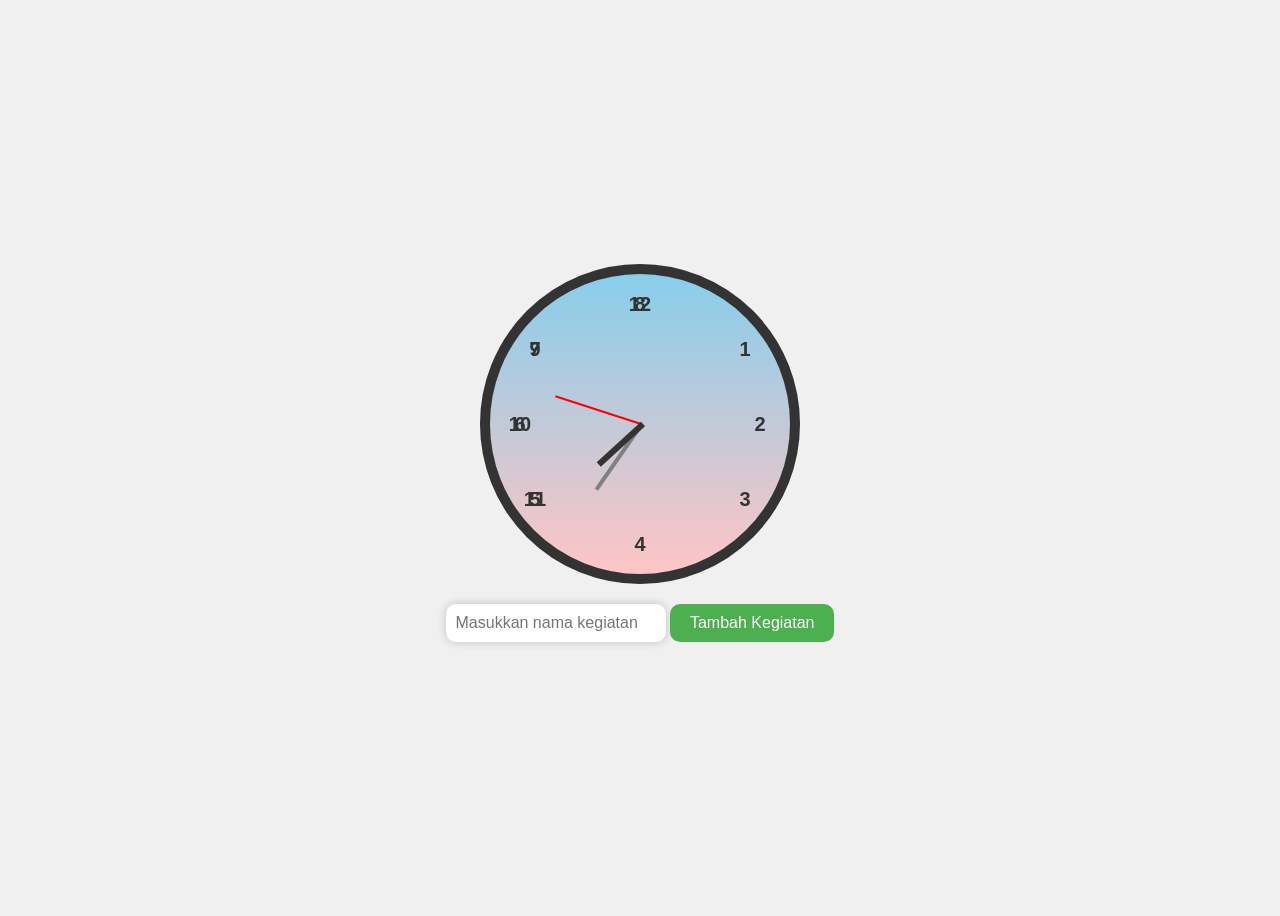
<file: index.html>
<!doctype html>
<html lang="id">
  <head>
    <meta charset="UTF-8" />
    <meta name="viewport" content="width=device-width, initial-scale=1.0" />
    <title>Jam Dinding Kegiatan</title>
    <link rel="stylesheet" href="style.css" />
  </head>
  <body>
    <div class="clock-container">
      <div class="clock">
        <div class="clock-face">
          <div
            class="number"
            style="top: 10%; left: 50%; transform: translate(-50%, -50%)"
          >
            12
          </div>
          <div
            class="number"
            style="top: 25%; left: 85%; transform: translate(-50%, -50%)"
          >
            1
          </div>
          <div
            class="number"
            style="top: 50%; left: 90%; transform: translate(-50%, -50%)"
          >
            2
          </div>
          <div
            class="number"
            style="top: 75%; left: 85%; transform: translate(-50%, -50%)"
          >
            3
          </div>
          <div
            class="number"
            style="top: 90%; left: 50%; transform: translate(-50%, -50%)"
          >
            4
          </div>
          <div
            class="number"
            style="top: 75%; left: 15%; transform: translate(-50%, -50%)"
          >
            5
          </div>
          <div
            class="number"
            style="top: 50%; left: 10%; transform: translate(-50%, -50%)"
          >
            6
          </div>
          <div
            class="number"
            style="top: 25%; left: 15%; transform: translate(-50%, -50%)"
          >
            7
          </div>
          <div
            class="number"
            style="top: 10%; left: 50%; transform: translate(-50%, -50%)"
          >
            8
          </div>
          <div
            class="number"
            style="top: 25%; left: 15%; transform: translate(-50%, -50%)"
          >
            9
          </div>
          <div
            class="number"
            style="top: 50%; left: 10%; transform: translate(-50%, -50%)"
          >
            10
          </div>
          <div
            class="number"
            style="top: 75%; left: 15%; transform: translate(-50%, -50%)"
          >
            11
          </div>
        </div>
        <div class="hand hour" id="hourHand"></div>
        <div class="hand minute" id="minuteHand"></div>
        <div class="hand second" id="secondHand"></div>
      </div>

      <div class="input-container">
        <input
          type="text"
          id="activity-input"
          placeholder="Masukkan nama kegiatan"
        />
        <button id="add-activity-btn">Tambah Kegiatan</button>
        <div class="activities-list">
          <!-- Kegiatan akan ditampilkan di sini -->
        </div>
      </div>
    </div>

    <script src="script.js"></script>
  </body>
</html>
</file>
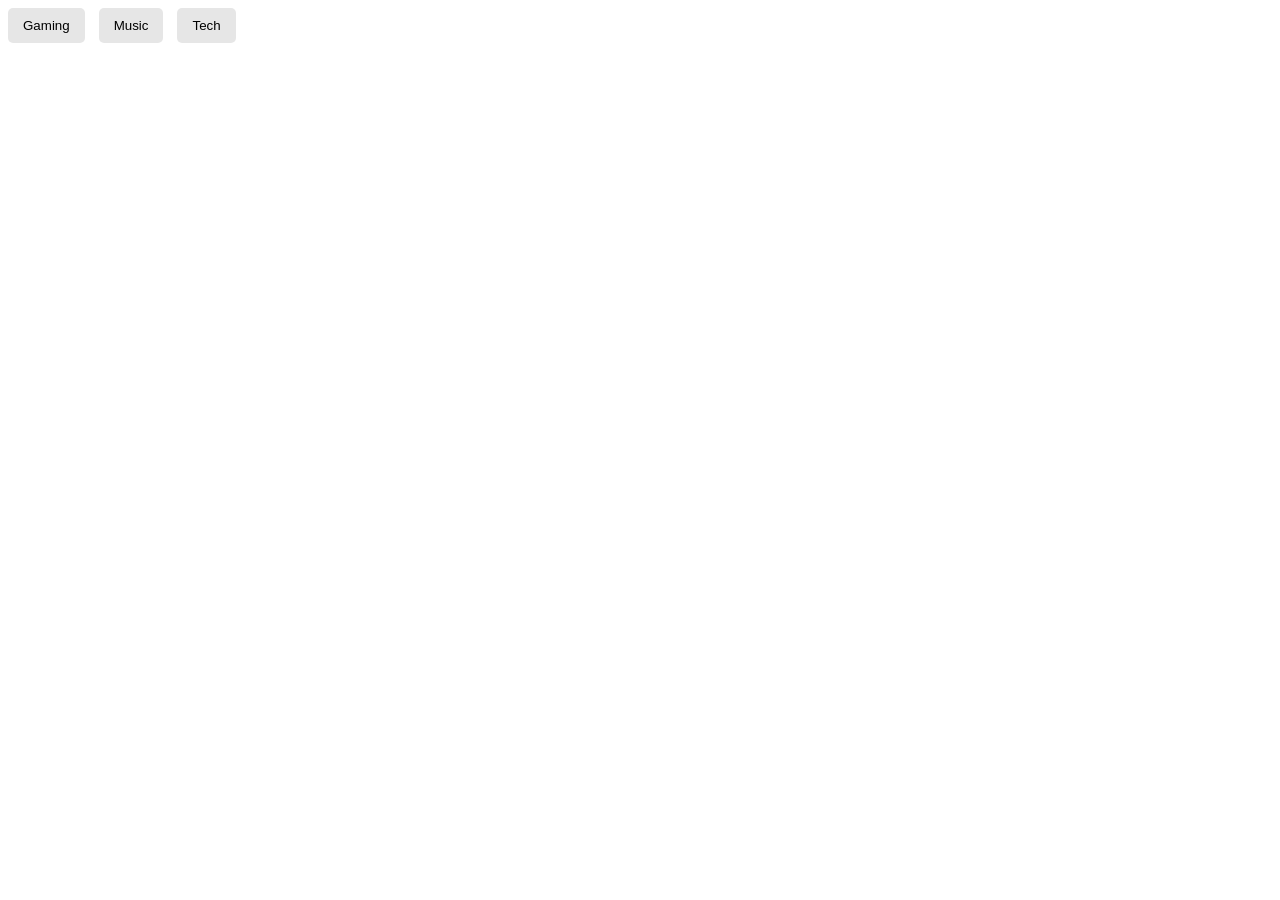
<file: Javascript/exercise/button3and1/index.html>
<!DOCTYPE html>
<html lang="en">

<head>
  <meta charset="UTF-8">
  <meta name="viewport" content="width=device-width, initial-scale=1">
  <title>Amazon Clone</title>
  <link href="test.css" rel="stylesheet">
</head>

<body>
  <button onclick="handleClick()" class="js-catButtonOne catButton">Gaming</button>
  <button onclick="handleClick()" class="js-catButtonTwo catButton">Music</button>
  <button onclick="handleClick()" class="js-catButtonThree catButton">Tech</button>

  <script src="test.js"></script>
</body>

</html>
</file>
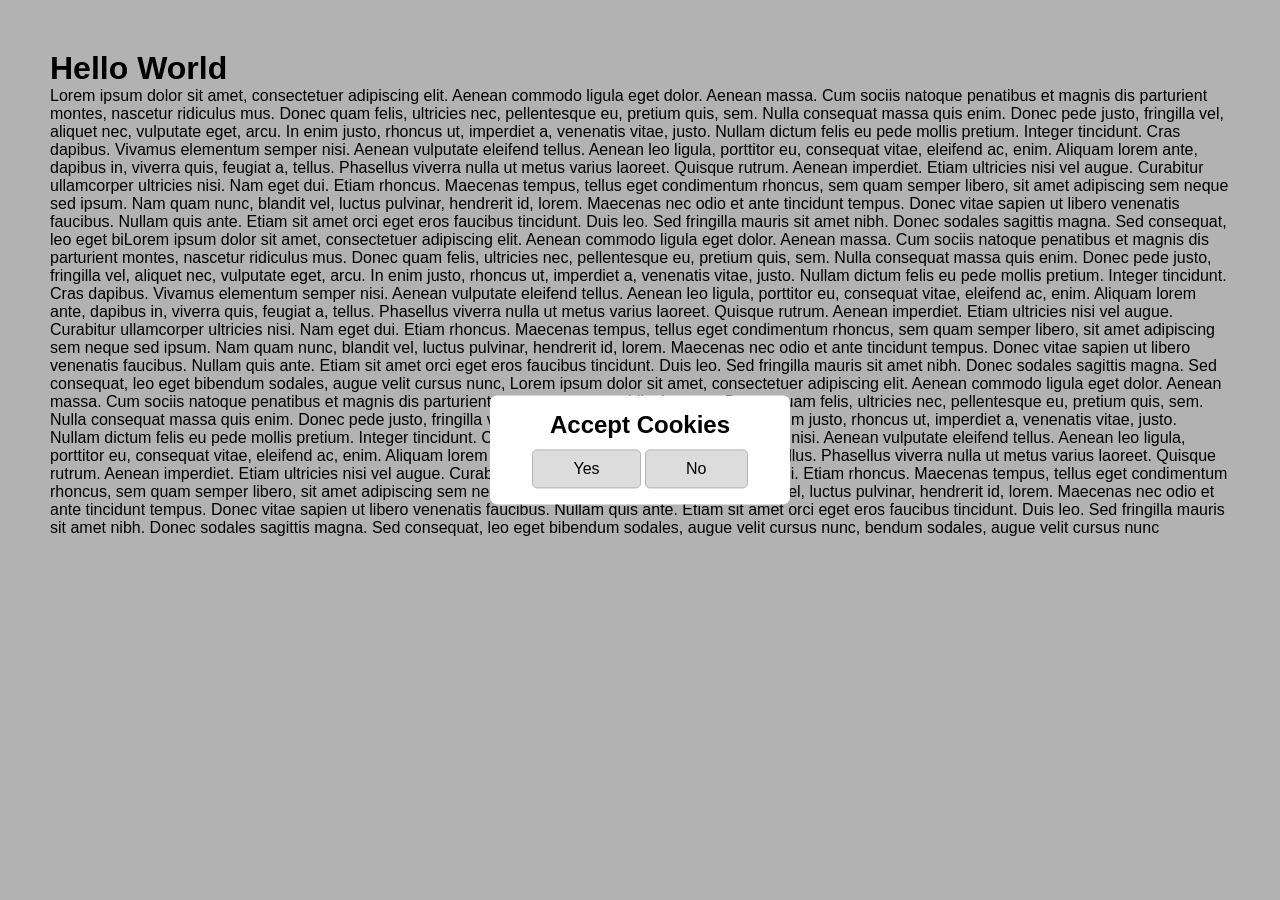
<file: HTML/Coding2Go/exercise/1.popupcookies/index.html>
<!DOCTYPE html>
<html lang="en">

<head>
  <meta charset="UTF-8">
  <meta name="viewport" content="width=device-width, initial-scale=1">
  <title>Main Page</title>
  <link href="style.css" rel="stylesheet">
</head>

<body>
  <h1>Hello World</h1>
  <p>
    Lorem ipsum dolor sit amet, consectetuer adipiscing elit. Aenean commodo ligula eget dolor. Aenean massa. Cum sociis
    natoque penatibus et magnis dis parturient montes, nascetur ridiculus mus. Donec quam felis, ultricies nec,
    pellentesque eu, pretium quis, sem. Nulla consequat massa quis enim. Donec pede justo, fringilla vel, aliquet nec,
    vulputate eget, arcu. In enim justo, rhoncus ut, imperdiet a, venenatis vitae, justo. Nullam dictum felis eu pede
    mollis pretium. Integer tincidunt. Cras dapibus. Vivamus elementum semper nisi. Aenean vulputate eleifend tellus.
    Aenean leo ligula, porttitor eu, consequat vitae, eleifend ac, enim. Aliquam lorem ante, dapibus in, viverra quis,
    feugiat a, tellus. Phasellus viverra nulla ut metus varius laoreet. Quisque rutrum. Aenean imperdiet. Etiam
    ultricies nisi vel augue. Curabitur ullamcorper ultricies nisi. Nam eget dui. Etiam rhoncus. Maecenas tempus, tellus
    eget
    condimentum rhoncus, sem quam semper libero, sit amet adipiscing sem neque sed ipsum. Nam quam nunc, blandit vel,
    luctus pulvinar, hendrerit id, lorem. Maecenas nec odio et ante tincidunt tempus. Donec vitae sapien ut libero
    venenatis faucibus. Nullam quis ante. Etiam sit amet orci eget eros faucibus tincidunt. Duis leo. Sed fringilla
    mauris sit amet nibh. Donec sodales sagittis magna. Sed consequat, leo eget biLorem ipsum dolor sit amet,
    consectetuer
    adipiscing elit. Aenean commodo ligula eget dolor. Aenean massa. Cum sociis natoque penatibus et magnis dis
    parturient montes, nascetur ridiculus mus. Donec quam felis, ultricies nec, pellentesque eu, pretium quis, sem.
    Nulla consequat massa quis enim. Donec pede justo, fringilla vel, aliquet nec, vulputate eget, arcu. In enim justo,
    rhoncus ut, imperdiet a, venenatis vitae, justo. Nullam dictum felis eu pede mollis pretium. Integer tincidunt. Cras
    dapibus. Vivamus elementum semper nisi. Aenean vulputate eleifend tellus. Aenean leo ligula, porttitor eu, consequat
    vitae, eleifend ac, enim. Aliquam lorem ante, dapibus in, viverra quis, feugiat a, tellus. Phasellus viverra nulla
    ut metus varius laoreet. Quisque rutrum. Aenean imperdiet. Etiam ultricies nisi vel augue. Curabitur ullamcorper
    ultricies nisi. Nam eget dui. Etiam rhoncus. Maecenas tempus, tellus eget condimentum rhoncus, sem quam semper
    libero, sit amet adipiscing sem neque sed ipsum. Nam quam nunc, blandit vel, luctus pulvinar, hendrerit id, lorem.
    Maecenas nec odio et ante tincidunt tempus. Donec vitae sapien ut libero venenatis faucibus. Nullam quis ante. Etiam
    sit amet orci eget eros faucibus tincidunt. Duis leo. Sed fringilla mauris sit amet nibh. Donec sodales sagittis
    magna. Sed consequat, leo eget bibendum sodales, augue velit cursus nunc, Lorem ipsum dolor sit amet, consectetuer
    adipiscing elit. Aenean commodo ligula eget dolor. Aenean massa. Cum sociis natoque penatibus et magnis dis
    parturient montes, nascetur ridiculus mus. Donec quam felis, ultricies nec, pellentesque eu, pretium quis, sem.
    Nulla consequat massa quis enim. Donec pede justo, fringilla vel, aliquet nec, vulputate eget, arcu. In enim justo,
    rhoncus ut, imperdiet a, venenatis vitae, justo. Nullam dictum felis eu pede mollis pretium. Integer tincidunt. Cras
    dapibus. Vivamus elementum semper nisi. Aenean vulputate eleifend tellus. Aenean leo ligula, porttitor eu, consequat
    vitae, eleifend ac, enim. Aliquam lorem ante, dapibus in, viverra quis, feugiat a, tellus. Phasellus viverra nulla
    ut metus varius laoreet. Quisque rutrum. Aenean imperdiet. Etiam ultricies nisi vel augue. Curabitur ullamcorper
    ultricies nisi. Nam eget dui. Etiam rhoncus. Maecenas tempus, tellus eget condimentum rhoncus, sem quam semper
    libero, sit amet adipiscing sem neque sed ipsum. Nam quam nunc, blandit vel, luctus pulvinar, hendrerit id, lorem.
    Maecenas nec odio et ante tincidunt tempus. Donec vitae sapien ut libero venenatis faucibus. Nullam quis ante. Etiam
    sit amet orci eget eros faucibus tincidunt. Duis leo. Sed fringilla mauris sit amet nibh. Donec sodales sagittis
    magna. Sed consequat, leo eget bibendum sodales, augue velit cursus nunc, bendum sodales, augue velit cursus nunc
  </p>
  <div class="popup">
    <h2>Accept Cookies</h2>
    <button>Yes</button>
    <button>No</button>
  </div>
  <div class="overlay"> </div>

</body>

</html>
</file>
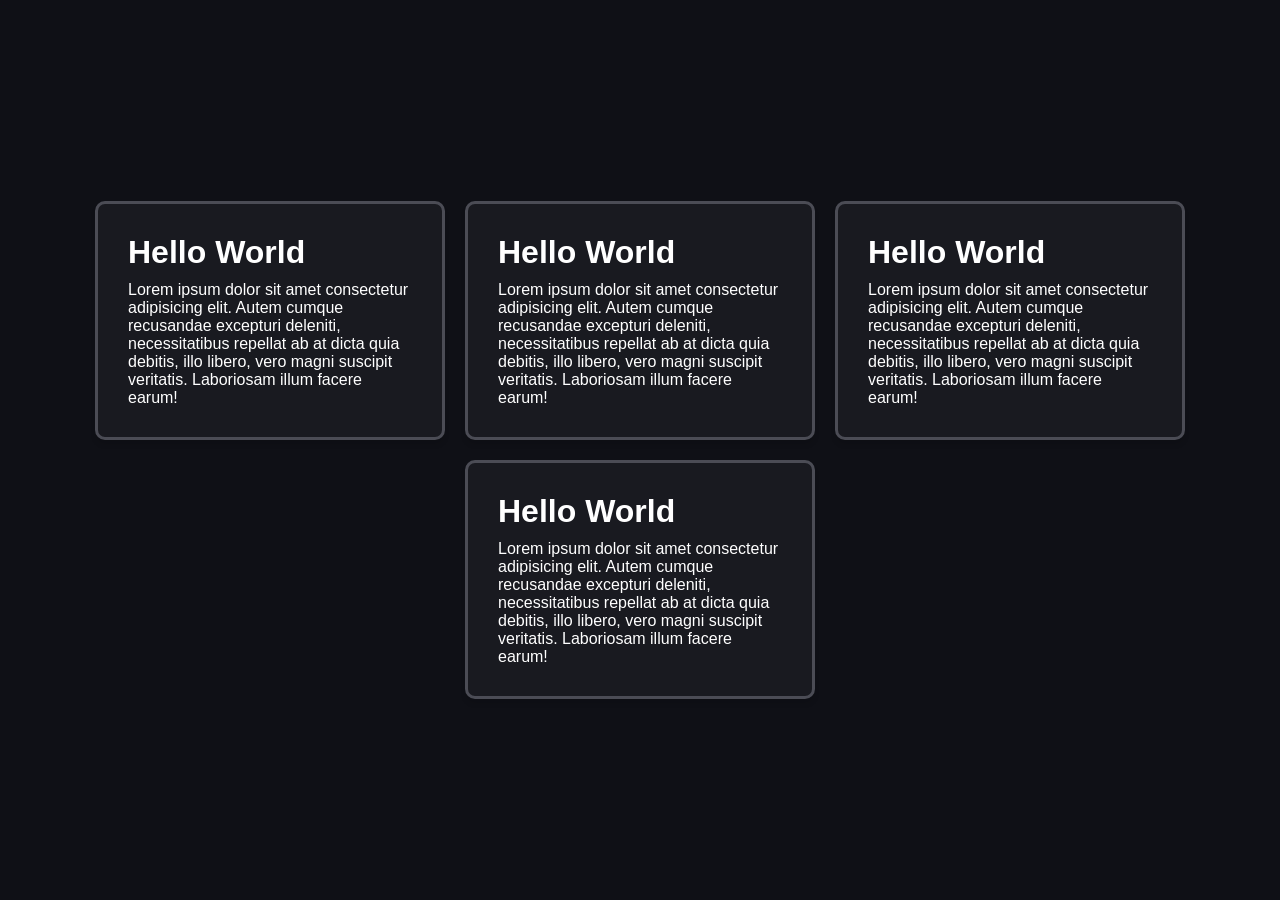
<file: HTML/Coding2Go/exercise/4.flexbox/index.html>
<!DOCTYPE html>
<html lang="en">

<head>
  <meta charset="UTF-8">
  <meta name="viewport" content="width=device-width, initial-scale=1.0">
  <title>Document</title>
  <link rel="stylesheet" href="css/style.css">
</head>

<body>
  <div class="flex-layout">
    <div class="container">
      <h2>Hello World</h2>
      <p>Lorem ipsum dolor sit amet consectetur adipisicing elit. Autem cumque recusandae excepturi deleniti,
        necessitatibus repellat ab at dicta quia debitis, illo libero, vero magni suscipit veritatis. Laboriosam illum
        facere earum!</p>
    </div>
    <div class="container">
      <h2>Hello World</h2>
      <p>Lorem ipsum dolor sit amet consectetur adipisicing elit. Autem cumque recusandae excepturi deleniti,
        necessitatibus repellat ab at dicta quia debitis, illo libero, vero magni suscipit veritatis. Laboriosam illum
        facere earum!</p>
    </div>
    <div class="container">
      <h2>Hello World</h2>
      <p>Lorem ipsum dolor sit amet consectetur adipisicing elit. Autem cumque recusandae excepturi deleniti,
        necessitatibus repellat ab at dicta quia debitis, illo libero, vero magni suscipit veritatis. Laboriosam illum
        facere earum!</p>
    </div>
    <div class="container">
      <h2>Hello World</h2>
      <p>Lorem ipsum dolor sit amet consectetur adipisicing elit. Autem cumque recusandae excepturi deleniti,
        necessitatibus repellat ab at dicta quia debitis, illo libero, vero magni suscipit veritatis. Laboriosam illum
        facere earum!</p>
    </div>
  </div>
</body>

</html>
</file>
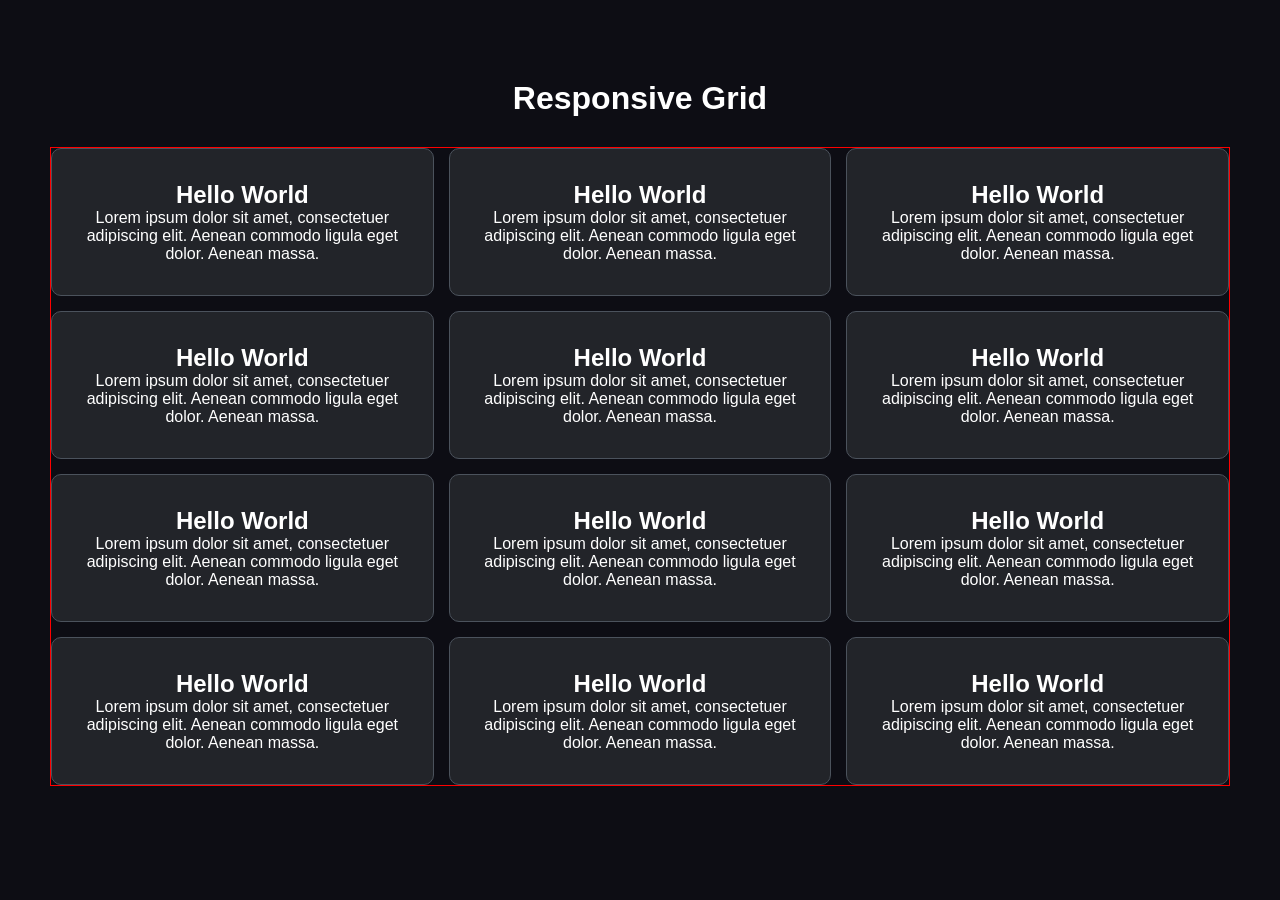
<file: HTML/Coding2Go/exercise/5.gridpage/index.html>
<!DOCTYPE html>
<html lang="en">

<head>
  <meta charset="UTF-8">
  <meta name="viewport" content="width=device-width, initial-scale=1.0">
  <title>Document</title>
  <link rel="stylesheet" href="css/style.css">
</head>

<body>
  <h1>Responsive Grid</h1>
  <div class="grid-container">
    <div class="card">
      <h2>Hello World</h2>
      <p>Lorem ipsum dolor sit amet, consectetuer adipiscing elit. Aenean commodo ligula eget dolor. Aenean massa.</p>
    </div>
    <div class="card">
      <h2>Hello World</h2>
      <p>Lorem ipsum dolor sit amet, consectetuer adipiscing elit. Aenean commodo ligula eget dolor. Aenean massa.</p>
    </div>
    <div class="card">
      <h2>Hello World</h2>
      <p>Lorem ipsum dolor sit amet, consectetuer adipiscing elit. Aenean commodo ligula eget dolor. Aenean massa.</p>
    </div>
    <div class="card">
      <h2>Hello World</h2>
      <p>Lorem ipsum dolor sit amet, consectetuer adipiscing elit. Aenean commodo ligula eget dolor. Aenean massa.</p>
    </div>

    <div class="card">
      <h2>Hello World</h2>
      <p>Lorem ipsum dolor sit amet, consectetuer adipiscing elit. Aenean commodo ligula eget dolor. Aenean massa.</p>
    </div>
    <div class="card">
      <h2>Hello World</h2>
      <p>Lorem ipsum dolor sit amet, consectetuer adipiscing elit. Aenean commodo ligula eget dolor. Aenean massa.</p>
    </div>
    <div class="card">
      <h2>Hello World</h2>
      <p>Lorem ipsum dolor sit amet, consectetuer adipiscing elit. Aenean commodo ligula eget dolor. Aenean massa.</p>
    </div>
    <div class="card">
      <h2>Hello World</h2>
      <p>Lorem ipsum dolor sit amet, consectetuer adipiscing elit. Aenean commodo ligula eget dolor. Aenean massa.</p>
    </div>

    <div class="card">
      <h2>Hello World</h2>
      <p>Lorem ipsum dolor sit amet, consectetuer adipiscing elit. Aenean commodo ligula eget dolor. Aenean massa.</p>
    </div>
    <div class="card">
      <h2>Hello World</h2>
      <p>Lorem ipsum dolor sit amet, consectetuer adipiscing elit. Aenean commodo ligula eget dolor. Aenean massa.</p>
    </div>
    <div class="card">
      <h2>Hello World</h2>
      <p>Lorem ipsum dolor sit amet, consectetuer adipiscing elit. Aenean commodo ligula eget dolor. Aenean massa.</p>
    </div>
    <div class="card">
      <h2>Hello World</h2>
      <p>Lorem ipsum dolor sit amet, consectetuer adipiscing elit. Aenean commodo ligula eget dolor. Aenean massa.</p>
    </div>
  </div>

</body>

</html>
</file>
<file: style.css>
body {
  display: flex;
  justify-content: center;
  align-items: center;
  height: 100vh;
  background-color: #f0f0f0;
  font-family: Arial, sans-serif;
}

.clock-container {
  display: flex;
  flex-direction: column;
  align-items: center;
}

.clock {
  position: relative;
  width: 300px;
  height: 300px;
  border: 10px solid #333;
  border-radius: 50%;
  background: linear-gradient(to bottom, #87ceeb, #ffc5c5);
}

.clock-face {
  position: relative;
  width: 100%;
  height: 100%;
}

.number {
  position: absolute;
  font-size: 20px;
  font-weight: bold;
  color: #333;
}

.hand {
  position: absolute;
  background: black;
  transform-origin: bottom;
  bottom: 50%;
  left: 50%;
  transform: translateX(-50%);
}

.hour {
  width: 6px;
  height: 60px;
  background: #333;
  z-index: 10;
}

.minute {
  width: 4px;
  height: 80px;
  background: gray;
  z-index: 9;
}

.second {
  width: 2px;
  height: 90px;
  background: red;
  z-index: 8;
}

.input-container {
  margin-top: 20px;
}

#activity-input {
  padding: 10px;
  font-size: 16px;
  border: none;
  border-radius: 10px;
  box-shadow: 0 0 10px rgba(0, 0, 0, 0.2);
}

#add-activity-btn {
  padding: 10px 20px;
  font-size: 16px;
  border: none;
  border-radius: 10px;
  background-color: #4caf50;
  color: #fff;
  cursor: pointer;
}

#add-activity-btn:hover {
  background-color: #3e8e41;
}

.activities-list {
  margin-top: 10px;
}

.activities-list div {
  padding: 10px;
  border-bottom: 1px solid #ccc;
}

.activities-list div:last-child {
  border-bottom: none;
}
</file>
<file: Javascript/exercise/button3and1/test.css>
.catButton {
  background-color: rgb(230, 230, 230);
  border: none;
  border-radius: 5px;
  padding: 10px 15px;
  cursor: pointer;
  margin-right: 10px;
}

.isToggled {
  background-color: black;
  color: white;
}
</file>
<file: HTML/Coding2Go/exercise/1.popupcookies/style.css>
* {
  margin: 0;
  padding: 0;
}

html {
  font-family: Arial, Helvetica, sans-serif;
}

body {
  padding: 50px;
}

.popup {
  box-sizing: border-box;

  position: fixed;
  top: 50%;
  left: 50%;
  transform: translate(-50%, -50%);

  text-align: center;

  padding: 1em;
  width: 300px;

  border-radius: 7px;
  background-color: white;

  z-index: 10;
}

div.popup button {
  margin-top: 10px;
  padding: .6em 2.5em;

  background-color: rgb(220, 220, 220);
  border: 1px solid rgb(180, 180, 180);

  border-radius: 5px;
  font: inherit;

  cursor: pointer;
}

.overlay {
  background-color: rgba(0, 0, 0, 0.3);

  position: fixed;
  height: 100vh;
  width: 100vw;
  top: 0;
  left: 0;
}
</file>
<file: HTML/Coding2Go/exercise/4.flexbox/css/style.css>
*{
  margin: 0;
  padding: 0;
}
body{
  box-sizing: border-box;
  min-height: 100vh;
  padding: 20px;
  background-color: #0F1016;
  color: white;
  font-family: 'Segoe UI', Tahoma, Geneva, Verdana, sans-serif;
  display: flex;
  align-items: center;
  justify-content: center;
}
.flex-layout{
  display: flex;
  justify-content: center;
  flex-wrap: wrap;
  gap: 20px;
}
.container{
  width: min(350px, 100%);
  box-sizing: border-box;
  background-color: #191A20;
  border: 3px solid #4B4C55;
  border-radius: 10px;
  box-shadow: 0 5px 5px rgba(0, 0, 0, 0.1);
  padding: 30px;
}
h2{
  font-size: 2rem;
}
p{
  margin-top: 10px;
}
</file>
<file: HTML/Coding2Go/exercise/5.gridpage/css/style.css>
* {
  margin: 0;
  padding: 0;
}

html {
  font-family: 'Segoe UI', Tahoma, Geneva, Verdana, sans-serif;
  color: white;
  text-align: center;
}

body {
  padding: min(50px, 7%);
  background-color: rgb(13, 13, 20);
}

h1 {
  margin: 30px 0;
}

.card {
  padding: 2em;
  border: 1px solid rgb(75, 82, 92);
  border-radius: 10px;
  background-color: #222429;
  text-align: center;
}

.grid-container {
  display: grid;
  border: 1px solid red;
  grid-template-columns: repeat(auto-fit, minmax(300px, 1fr));
  gap: 15px;
  justify-content: center;
}
</file>
